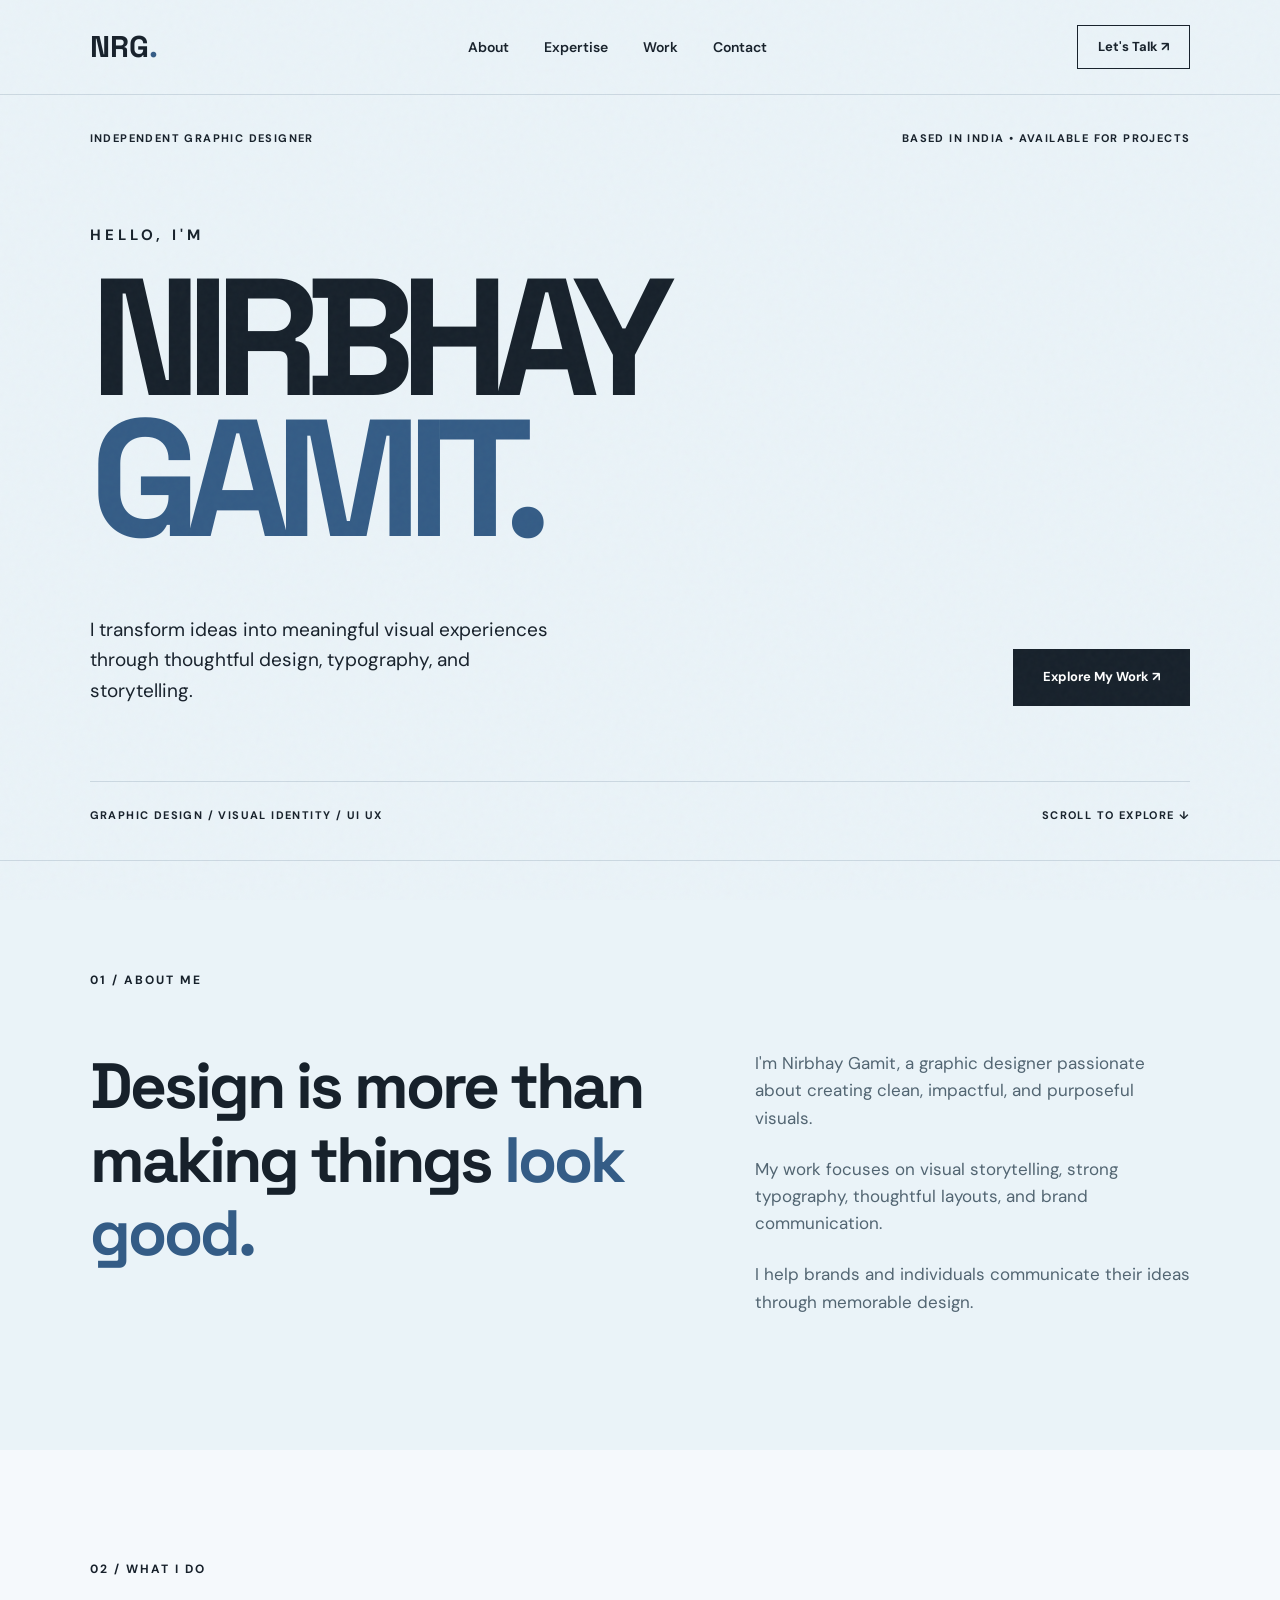
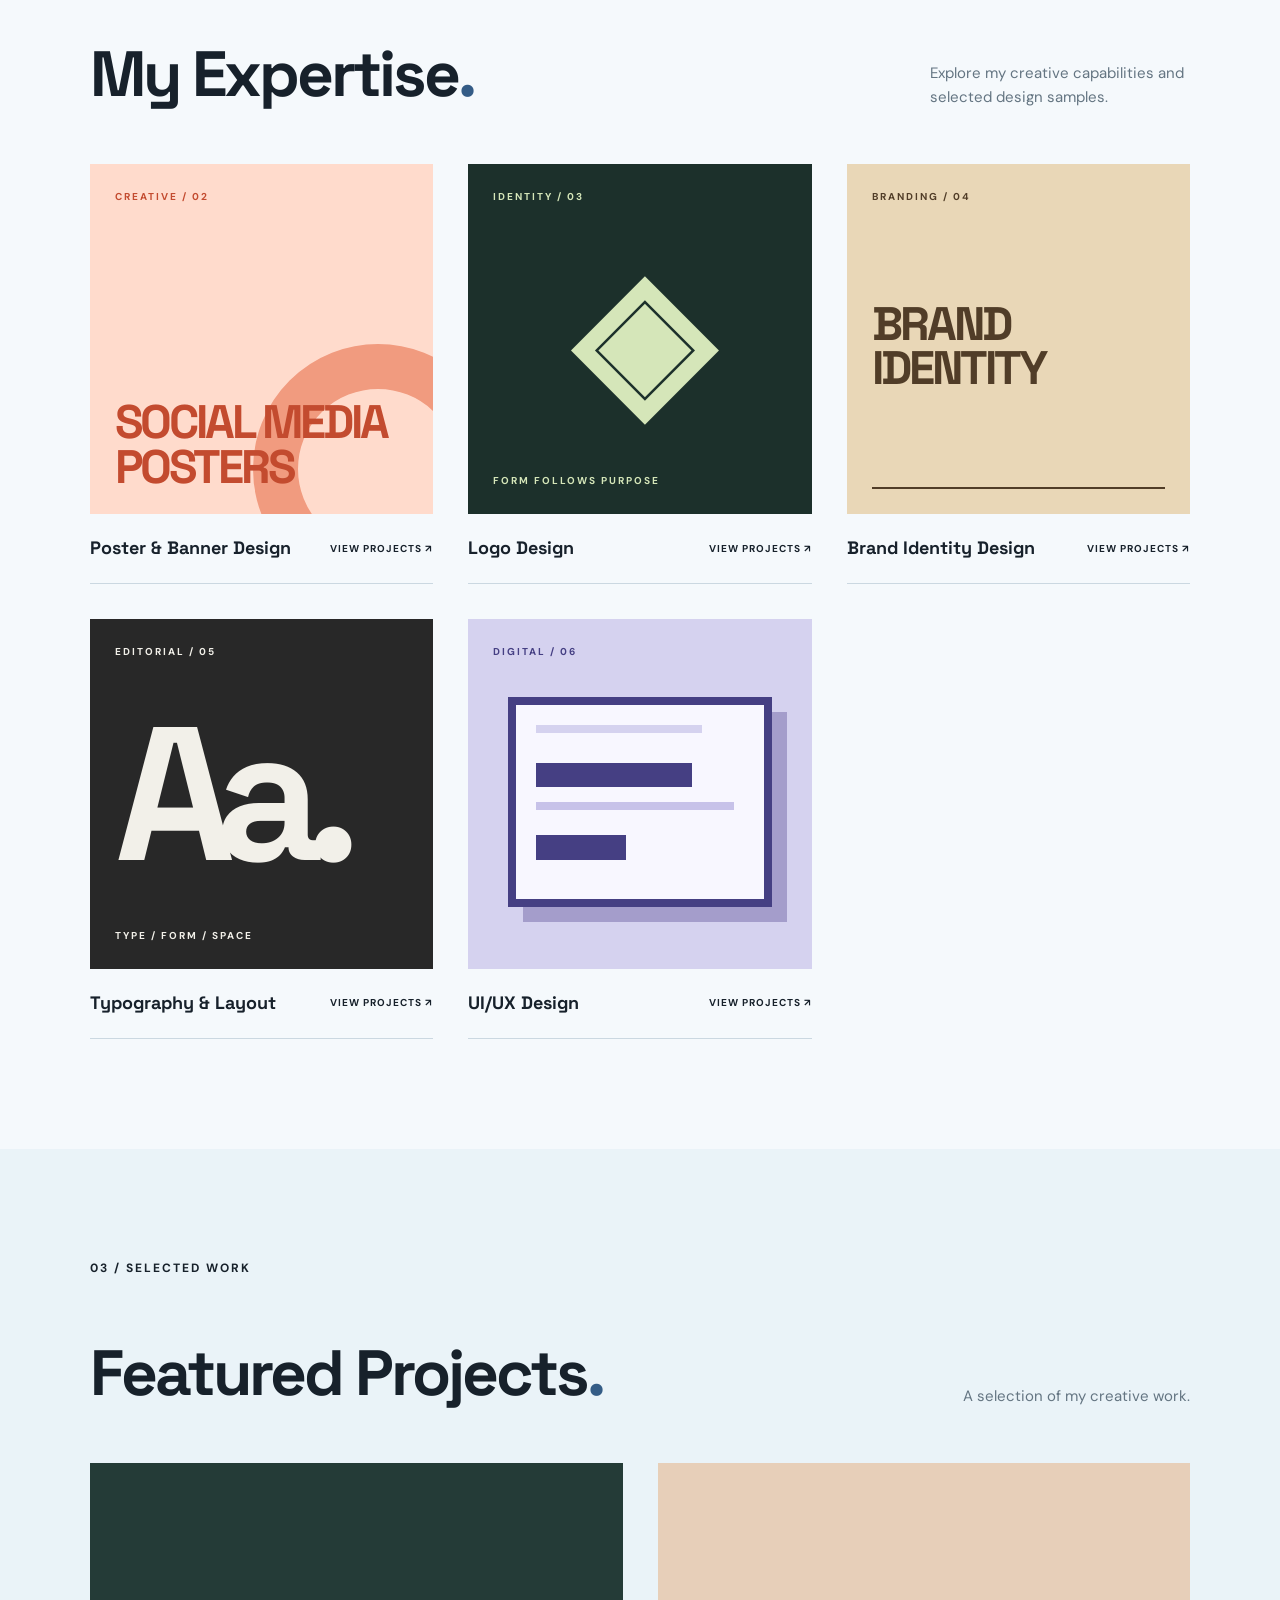
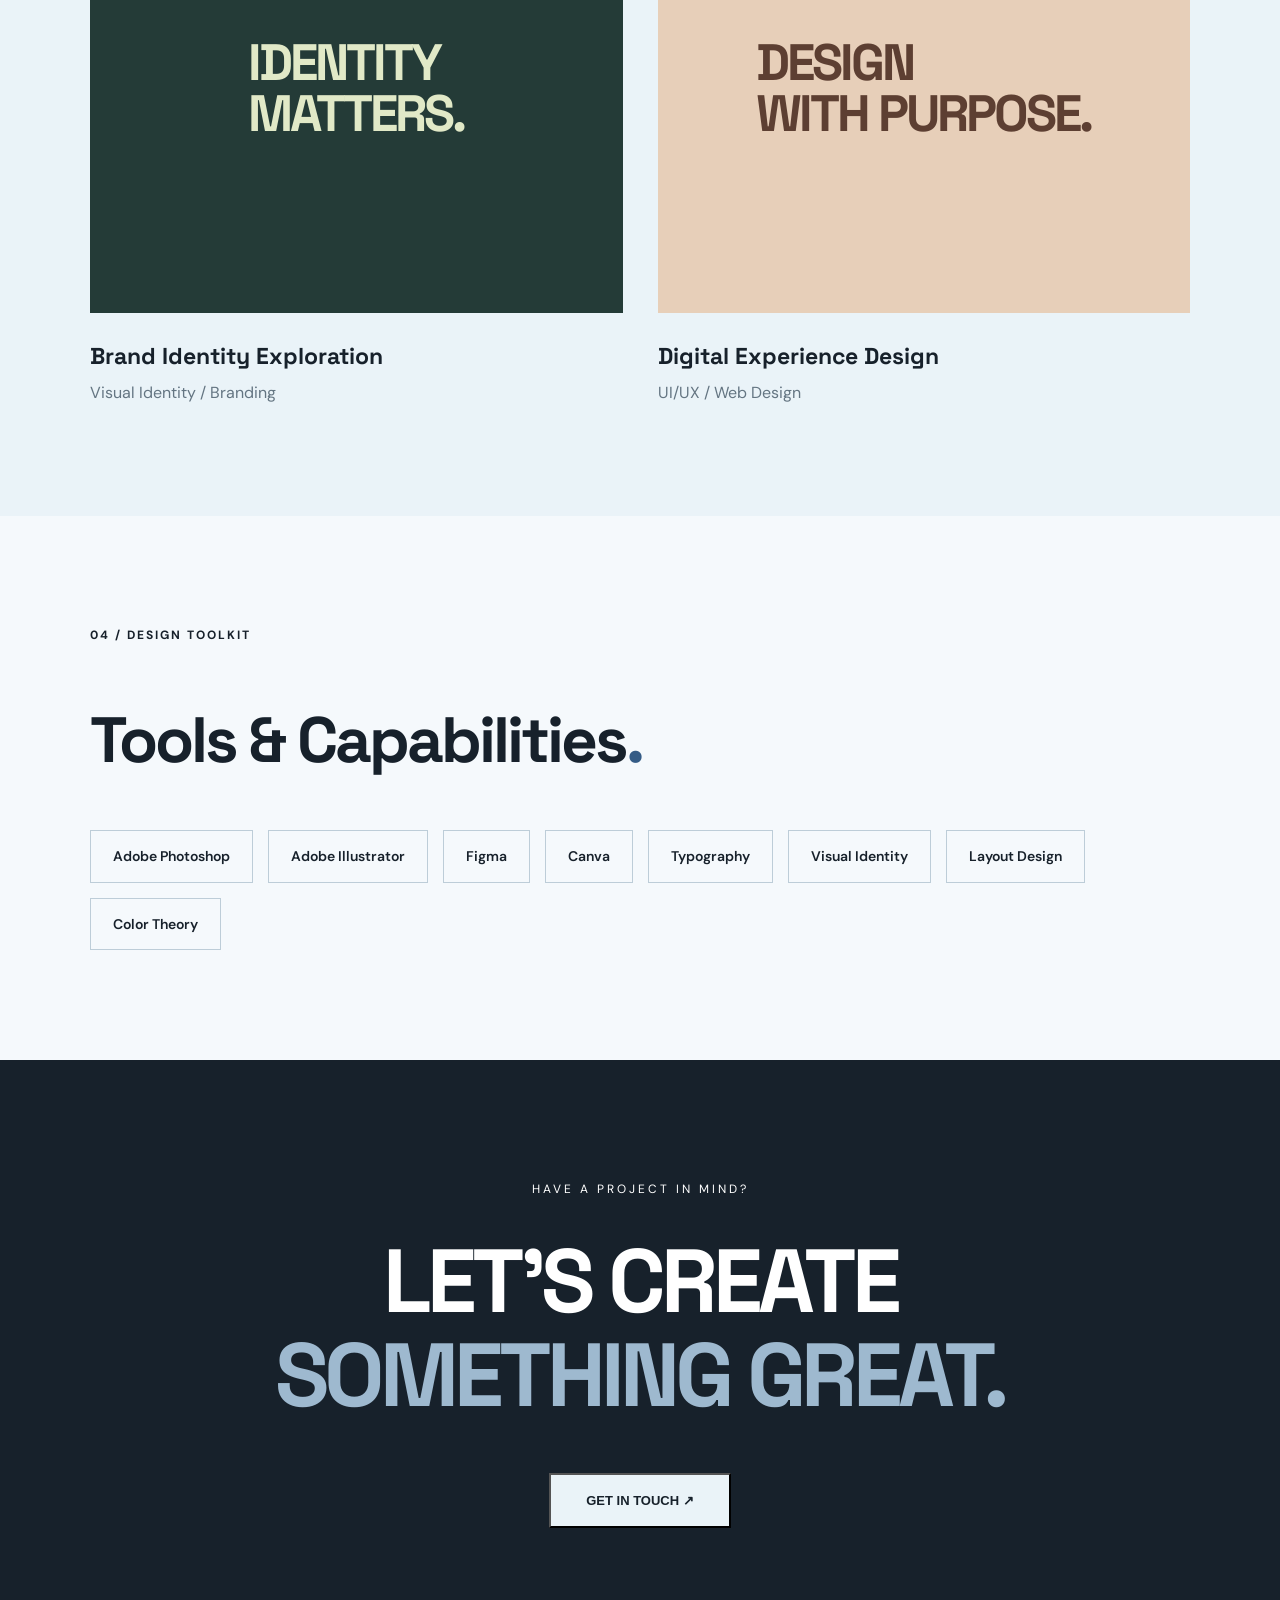
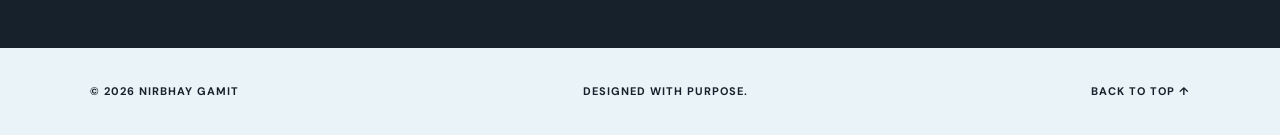
<file: index.html>
<!DOCTYPE html>
<html lang="en">

<head>
    <meta charset="UTF-8">
    <meta name="viewport"
          content="width=device-width, initial-scale=1.0">

    <title>Nirbhay Gamit | Graphic Designer</title>

    <meta name="description"
          content="Portfolio of Nirbhay Gamit, a graphic designer specializing in visual identity, social media design, typography and UI/UX.">

    <link rel="stylesheet" href="style.css">

    <link href="https://fonts.googleapis.com/css2?family=DM+Sans:wght@400;500;600;700&family=Space+Grotesk:wght@400;500;600;700&display=swap"
          rel="stylesheet">
</head>

<body>

    <!-- NAVIGATION -->

    <header class="navbar">

        <a href="index.html" class="logo">NRG<span>.</span></a>

        <nav>
            <a href="#about">About</a>
            <a href="#skills">Expertise</a>
            <a href="#work">Work</a>
            <a href="#contact">Contact</a>
        </nav>

        <a href="mailto:thenrgfx@gmail.com" class="nav-btn">
            Let's Talk ↗
        </a>

    </header>


    <!-- HERO -->

    <section class="hero">

        <div class="hero-top">
            <span>INDEPENDENT GRAPHIC DESIGNER</span>
            <span>BASED IN INDIA • AVAILABLE FOR PROJECTS</span>
        </div>

        <div class="hero-content">

            <p class="eyebrow">HELLO, I'M</p>

            <h1>
                NIRBHAY<br>
                <span>GAMIT.</span>
            </h1>

            <div class="hero-bottom">

                <p>
                    I transform ideas into meaningful
                    visual experiences through thoughtful
                    design, typography, and storytelling.
                </p>

                <a href="#skills" class="primary-btn">
                    Explore My Work ↗
                </a>

            </div>

        </div>

        <div class="hero-footer">
            <span>GRAPHIC DESIGN / VISUAL IDENTITY / UI UX</span>
            <span>SCROLL TO EXPLORE ↓</span>
        </div>

    </section>


    <!-- ABOUT -->

    <section id="about" class="section about">

        <div class="section-label">
            <span>01 / ABOUT ME</span>
        </div>

        <div class="about-content">

            <h2>
                Design is more than
                making things
                <em>look good.</em>
            </h2>

            <div class="about-description">

                <p>
                    I'm Nirbhay Gamit, a graphic designer
                    passionate about creating clean,
                    impactful, and purposeful visuals.
                </p>

                <p>
                    My work focuses on visual storytelling,
                    strong typography, thoughtful layouts,
                    and brand communication.
                </p>

                <p>
                    I help brands and individuals communicate
                    their ideas through memorable design.
                </p>

            </div>

        </div>

    </section>


    <!-- SKILLS -->

    <section id="skills" class="section skills">

        <div class="section-label">
            <span>02 / WHAT I DO</span>
        </div>

        <div class="section-heading">

            <h2>My Expertise<span>.</span></h2>

            <p>
                Explore my creative capabilities
                and selected design samples.
            </p>

        </div>

        <div class="skills-grid">


            <a href="portfolio.html?category=posters"
               class="skill-card">

                <div class="skill-visual visual-poster">
                    <span class="poster-small">CREATIVE / 02</span>
                    <strong>SOCIAL MEDIA <br>POSTERS</strong> 
                    <span class="poster-circle"></span>
                </div>

                <div class="skill-info">
                    <h3>Poster & Banner Design</h3>
                    <span>VIEW PROJECTS ↗</span>
                </div>

            </a>


            <a href="portfolio.html?category=logos"
               class="skill-card">

                <div class="skill-visual visual-logo">
                    <span class="poster-small">IDENTITY / 03</span>
                    <strong>◈</strong>
                    <span class="poster-bottom">FORM FOLLOWS PURPOSE</span>
                </div>

                <div class="skill-info">
                    <h3>Logo Design</h3>
                    <span>VIEW PROJECTS ↗</span>
                </div>

            </a>


            <a href="portfolio.html?category=branding"
               class="skill-card">

                <div class="skill-visual visual-brand">
                    <span class="poster-small">BRANDING / 04</span>
                    <strong>BRAND<br>IDENTITY</strong>
                    <span class="brand-line"></span>
                </div>

                <div class="skill-info">
                    <h3>Brand Identity Design</h3>
                    <span>VIEW PROJECTS ↗</span>
                </div>

            </a>


            <a href="portfolio.html?category=typography"
               class="skill-card">

                <div class="skill-visual visual-type">
                    <span class="poster-small">EDITORIAL / 05</span>
                    <strong>Aa.</strong>
                    <span class="poster-bottom">TYPE / FORM / SPACE</span>
                </div>

                <div class="skill-info">
                    <h3>Typography & Layout</h3>
                    <span>VIEW PROJECTS ↗</span>
                </div>

            </a>


            <a href="portfolio.html?category=uiux"
               class="skill-card">

                <div class="skill-visual visual-ui">
                    <span class="poster-small">DIGITAL / 06</span>

                    <div class="mock-window">
                        <div class="mock-nav"></div>
                        <div class="mock-title"></div>
                        <div class="mock-line"></div>
                        <div class="mock-button"></div>
                    </div>

                </div>

                <div class="skill-info">
                    <h3>UI/UX Design</h3>
                    <span>VIEW PROJECTS ↗</span>
                </div>

            </a>

        </div>

    </section>


    <!-- SELECTED WORK -->

    <section id="work" class="section work">

        <div class="section-label">
            <span>03 / SELECTED WORK</span>
        </div>

        <div class="section-heading">
            <h2>Featured Projects<span>.</span></h2>
            <p>A selection of my creative work.</p>
        </div>

        <div class="featured-grid">

            <a href="portfolio.html?category=branding"
               class="featured-card">

                <div class="featured-art featured-one">
                    <span>IDENTITY<br>MATTERS.</span>
                </div>

                <h3>Brand Identity Exploration</h3>
                <p>Visual Identity / Branding</p>

            </a>

            <a href="portfolio.html?category=uiux"
               class="featured-card">

                <div class="featured-art featured-two">
                    <span>DESIGN<br>WITH PURPOSE.</span>
                </div>

                <h3>Digital Experience Design</h3>
                <p>UI/UX / Web Design</p>

            </a>

        </div>

    </section>


    <!-- TOOLS -->

    <section class="section tools">

        <div class="section-label">
            <span>04 / DESIGN TOOLKIT</span>
        </div>

        <div class="section-heading">
            <h2>Tools & Capabilities<span>.</span></h2>
        </div>

        <div class="tool-list">

            <span>Adobe Photoshop</span>
            <span>Adobe Illustrator</span>
            <span>Figma</span>
            <span>Canva</span>
            <span>Typography</span>
            <span>Visual Identity</span>
            <span>Layout Design</span>
            <span>Color Theory</span>

        </div>

    </section>


    <!-- CONTACT -->

    <section id="contact" class="contact">
  <p>HAVE A PROJECT IN MIND?</p>
  <h2>LET'S CREATE<br><span>SOMETHING GREAT.</span></h2>
  
  <!-- Changed anchor tag to a button -->
  <button id="open-contact-modal" class="contact-btn">GET IN TOUCH ↗</button>

  <!-- Contact Details & WhatsApp Modal Popup -->
  <div id="contact-modal" class="contact-modal" style="display: none;">
    <div class="modal-content">
      <span id="close-modal" class="close-btn">&times;</span>
      <h3>Get in Touch</h3>
      <p class="modal-sub">Let's talk about your project.</p>
      
      <div class="contact-options">
        <!-- Email Option -->
        <a href="mailto:nirbhaygamit@gmail.com" class="contact-option-card">
          <span>📧 Email Me</span>
          <strong>nirbhaygamit@gmail.com</strong>
        </a>

        <!-- WhatsApp Option (Replace 919876543210 with your country code and WhatsApp phone number) -->
        <a href="https://wa.me/919876543210?text=Hi%20Nirbhay,%20I%20want%20to%20discuss%20a%20design%20project." target="_blank" class="contact-option-card whatsapp-card">
          <span>💬 Chat on WhatsApp</span>
          <strong>+91 9099469237 - DM </strong>
        </a>
      </div>
    </div>
  </div>
</section>


    <!-- FOOTER -->

    <footer>

        <span>© <span id="year"></span> NIRBHAY GAMIT</span>

        <span>DESIGNED WITH PURPOSE.</span>

        <a href="#top">BACK TO TOP ↑</a>

    </footer>

    <script src="script.js"></script>

</body>
</html>
</file>
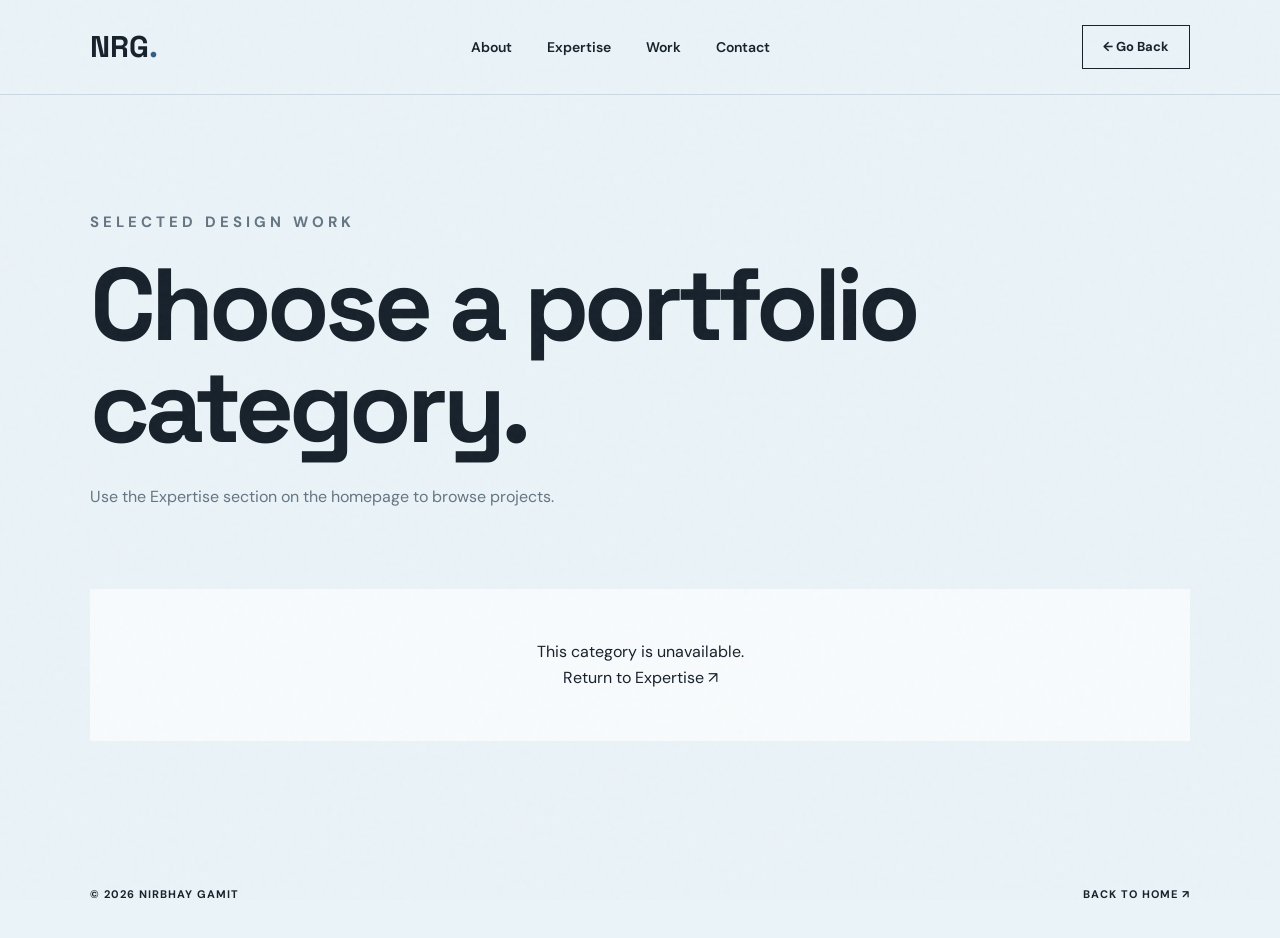
<file: portfolio.html>
<!DOCTYPE html>
<html lang="en">
<head>
  <meta charset="UTF-8">
  <meta name="viewport" content="width=device-width, initial-scale=1.0">
  <title>Projects | Nirbhay Gamit</title>
  <link rel="stylesheet" href="style.css">
  <link href="https://fonts.googleapis.com/css2?family=DM+Sans:wght@400;500;600;700&family=Space+Grotesk:wght@400;500;600;700&display=swap" rel="stylesheet">
</head>
<body id="top">
  <header class="navbar">
    <a href="index.html" class="logo">NRG<span>.</span></a>
    <nav>
      <a href="index.html#about">About</a>
      <a href="index.html#skills">Expertise</a>
      <a href="index.html#work">Work</a>
      <a href="index.html#contact">Contact</a>
    </nav>
    <a href="index.html#skills" class="nav-btn">← Go Back</a>
  </header>

  <main>
    <section class="portfolio-header">
      <p class="eyebrow">SELECTED DESIGN WORK</p>
      <h1 id="category-title">My Projects.</h1>
      <p id="category-description">Explore selected projects.</p>
    </section>

    <!-- Project items will be injected dynamically via script.js -->
    <section class="project-grid" id="project-container" aria-live="polite"></section>
  </main>

  <footer>
    <span>© <span id="year"></span> NIRBHAY GAMIT</span>
    <a href="index.html">BACK TO HOME ↗</a>
  </footer>

  <script src="script.js"></script>
</body>
</html>
</file>
<file: style.css>
/* RESET */

* {
    margin: 0;
    padding: 0;
    box-sizing: border-box;
}

html {
    scroll-behavior: smooth;
}

body {
    font-family: 'DM Sans', sans-serif;
    background-color: #EAF3F8;
    color: #17212B;
    line-height: 1.6;
    overflow-x: hidden;
}

/* PAPER TEXTURE */

body::before {
    content: "";
    position: fixed;
    inset: 0;

    background-image:
        url("data:image/svg+xml,%3Csvg viewBox='0 0 180 180' xmlns='http://www.w3.org/2000/svg'%3E%3Cfilter id='n'%3E%3CfeTurbulence type='fractalNoise' baseFrequency='.85' numOctaves='3' stitchTiles='stitch'/%3E%3C/filter%3E%3Crect width='100%25' height='100%25' filter='url(%23n)' opacity='.18'/%3E%3C/svg%3E");

    opacity: 0.16;
    pointer-events: none;
    z-index: 100;
}

a {
    text-decoration: none;
    color: inherit;
}

h1, h2, h3 {
    font-family: 'Space Grotesk', sans-serif;
}

::selection {
    background: #345C86;
    color: white;
}

/* NAVIGATION */

.navbar {
    height: 95px;
    padding: 0 7%;

    display: flex;
    align-items: center;
    justify-content: space-between;

    border-bottom: 1px solid #cbd8e1;
}

.logo {
    font-family: 'Space Grotesk';
    font-size: 30px;
    font-weight: 700;
}

.logo span,
.section-heading h2 span {
    color: #345C86;
}

nav {
    display: flex;
    gap: 35px;
}

nav a {
    font-size: 14px;
    font-weight: 600;
    transition: color 0.3s;
}

nav a:hover {
    color: #345C86;
}

.nav-btn {
    border: 1px solid #17212B;
    padding: 11px 20px;
    font-size: 13px;
    font-weight: 700;
    transition: 0.3s;
}

.nav-btn:hover {
    background: #17212B;
    color: white;
}

/* HERO */

.hero {
    min-height: 85vh;
    padding: 35px 7%;

    display: flex;
    flex-direction: column;
    justify-content: space-between;
}

.hero-top,
.hero-footer {
    display: flex;
    justify-content: space-between;

    font-size: 11px;
    font-weight: 700;
    letter-spacing: 1.4px;
}

.hero-content {
    padding: 75px 0;
}

.eyebrow {
    font-size: 15px;
    font-weight: 700;
    letter-spacing: 4px;
    margin-bottom: 20px;
}

.hero h1 {
    font-size: clamp(70px, 13vw, 190px);
    line-height: 0.85;
    letter-spacing: -0.09em;
    font-weight: 700;
}

.hero h1 span {
    color: #345C86;
}

.hero-bottom {
    margin-top: 65px;

    display: flex;
    justify-content: space-between;
    align-items: flex-end;
    gap: 40px;
}

.hero-bottom p {
    max-width: 460px;
    font-size: 19px;
    line-height: 1.6;
}

.primary-btn {
    background: #17212B;
    color: white;

    padding: 18px 30px;
    font-size: 13px;
    font-weight: 700;
    white-space: nowrap;

    transition: 0.3s;
}

.primary-btn:hover {
    background: #345C86;
    transform: translateY(-4px);
}

.hero-footer {
    padding-top: 25px;
    border-top: 1px solid #cbd8e1;
}

/* GENERAL SECTIONS */

.section {
    padding: 110px 7%;
}

.section-label {
    font-size: 12px;
    font-weight: 700;
    letter-spacing: 2px;
    margin-bottom: 60px;
}

.section-heading {
    display: flex;
    align-items: flex-end;
    justify-content: space-between;
    gap: 30px;
    margin-bottom: 55px;
}

.section-heading h2 {
    font-size: clamp(40px, 5vw, 75px);
    letter-spacing: -3px;
    line-height: 1.1;
}

.section-heading p {
    max-width: 260px;
    color: #647582;
    font-size: 15px;
}

/* ABOUT */

.about {
    border-top: 1px solid #cbd8e1;
}

.about-content {
    display: grid;
    grid-template-columns: 1.3fr 1fr;
    gap: 100px;
}

.about h2 {
    font-size: clamp(38px, 5vw, 72px);
    letter-spacing: -3px;
    line-height: 1.15;
}

.about h2 em {
    color: #345C86;
    font-style: normal;
}

.about-description p {
    font-size: 17px;
    margin-bottom: 24px;
    color: #526572;
}

/* SKILLS */

.skills {
    background: #F5F9FC;
}

.skills-grid {
    display: grid;
    grid-template-columns: repeat(3, 1fr);
    gap: 35px;
}

.skill-card {
    display: block;
}

.skill-visual {
    height: 350px;
    padding: 25px;
    position: relative;
    overflow: hidden;

    display: flex;
    flex-direction: column;
    justify-content: space-between;

    transition: transform 0.4s;
}

.skill-card:hover .skill-visual {
    transform: translateY(-7px);
}

.poster-small,
.poster-bottom {
    font-size: 10px;
    font-weight: 700;
    letter-spacing: 2px;
    position: relative;
    z-index: 2;
}

.skill-visual strong {
    font-family: 'Space Grotesk';
    font-size: 47px;
    line-height: 0.95;
    letter-spacing: -3px;
    position: relative;
    z-index: 2;
}

.skill-info {
    padding: 20px 0;

    display: flex;
    justify-content: space-between;
    align-items: center;
    gap: 12px;

    border-bottom: 1px solid #cbd8e1;
}

.skill-info h3 {
    font-size: 18px;
}

.skill-info span {
    font-size: 10px;
    font-weight: 700;
    letter-spacing: 1px;
    white-space: nowrap;
}

/* INDIVIDUAL SKILL POSTERS */

.visual-social {
    background: #C7D8F4;
    color: #183B76;
}

.poster-decoration {
    position: absolute;
    right: -20px;
    bottom: -70px;
    font-size: 260px;
    line-height: 1;
    opacity: 0.35;
}

.visual-poster {
    background: #FFDBCC;
    color: #C34B2F;
}

.poster-circle {
    position: absolute;
    width: 250px;
    height: 250px;
    border: 45px solid #F19B7F;
    border-radius: 50%;
    right: -70px;
    bottom: -80px;
}

.visual-logo {
    background: #1C302B;
    color: #D5E6B9;
    align-items: center;
}

.visual-logo .poster-small,
.visual-logo .poster-bottom {
    align-self: flex-start;
}

.visual-logo strong {
    font-size: 180px;
    line-height: 1;
}

.visual-brand {
    background: #E9D7B7;
    color: #513D28;
}

.brand-line {
    width: 100%;
    height: 2px;
    background: #513D28;
}

.visual-type {
    background: #282828;
    color: #F2F0E9;
}

.visual-type strong {
    font-size: 190px;
    letter-spacing: -20px;
    line-height: 1;
}

.visual-ui {
    background: #D5D2EF;
    color: #453F83;
}

.mock-window {
    width: 90%;
    height: 210px;
    margin: auto;

    background: #F8F7FF;
    border: 8px solid #453F83;
    padding: 20px;

    box-shadow: 15px 15px 0 #A49DCB;
}

.mock-nav {
    height: 8px;
    width: 80%;
    background: #D5D2EF;
    margin-bottom: 30px;
}

.mock-title {
    width: 75%;
    height: 24px;
    background: #453F83;
    margin-bottom: 15px;
}

.mock-line {
    width: 95%;
    height: 8px;
    background: #C7C2E9;
    margin-bottom: 25px;
}

.mock-button {
    width: 90px;
    height: 25px;
    background: #453F83;
}

/* FEATURED WORK */

.featured-grid {
    display: grid;
    grid-template-columns: 1fr 1fr;
    gap: 35px;
}

.featured-art {
    height: 450px;
    padding: 45px;

    display: flex;
    align-items: center;
    justify-content: center;

    transition: transform 0.3s;
}

.featured-card:hover .featured-art {
    transform: translateY(-5px);
}

.featured-art span {
    font-family: 'Space Grotesk';
    font-size: clamp(35px, 4vw, 65px);
    font-weight: 700;
    line-height: 1;
    letter-spacing: -3px;
}

.featured-one {
    background: #243B37;
    color: #E1E9C7;
}

.featured-two {
    background: #E7CFB9;
    color: #5D3F32;
}

.featured-card h3 {
    font-size: 23px;
    margin-top: 25px;
}

.featured-card p {
    color: #647582;
    margin-top: 5px;
}

/* TOOLS */

.tools {
    background: #F5F9FC;
}

.tool-list {
    display: flex;
    flex-wrap: wrap;
    gap: 15px;
}

.tool-list span {
    padding: 14px 22px;
    border: 1px solid #BDCDD8;

    font-size: 14px;
    font-weight: 600;
    transition: 0.3s;
}

.tool-list span:hover {
    background: #17212B;
    color: white;
}

/* CONTACT */

.contact {
    background: #17212B;
    color: white;
    text-align: center;
    padding: 120px 7%;
}

.contact p {
    font-size: 12px;
    letter-spacing: 3px;
    margin-bottom: 35px;
}

.contact h2 {
    font-size: clamp(45px, 7vw, 110px);
    letter-spacing: -5px;
    line-height: 1.05;
}

.contact h2 span {
    color: #9EB9CF;
}

.contact-btn {
    display: inline-block;
    background: #EAF3F8;
    color: #17212B;

    padding: 18px 35px;
    margin-top: 50px;

    font-size: 13px;
    font-weight: 700;
    transition: 0.3s;
}

.contact-btn:hover {
    background: #9EB9CF;
}

/* FOOTER */

footer {
    padding: 35px 7%;
    display: flex;
    justify-content: space-between;
    gap: 20px;

    font-size: 11px;
    font-weight: 700;
    letter-spacing: 1px;
}

/* PORTFOLIO DETAIL PAGE */

.portfolio-header {
    padding: 90px 7% 50px;
}

.portfolio-header h1 {
    font-size: clamp(48px, 8vw, 110px);
    letter-spacing: -5px;
    line-height: 1;
}

.portfolio-header p {
    margin-top: 25px;
    color: #647582;
    max-width: 550px;
}

.project-grid {
    padding: 30px 7% 110px;

    display: grid;
    grid-template-columns: repeat(2, 1fr);
    gap: 35px;
}

.project-item {
    background: #F8FBFD;
    padding: 15px;
}

.project-item img {
  width: 100%;
  height: 380px; /* Controls the box height */
  display: block;
  object-fit: contain; /* Shows the full poster without cropping or zooming */
  object-position: center;
  background: #F0F4F8; /* Optional: adds a neat background if the poster aspect ratio leaves side gaps */
}

.project-item h3 {
    margin: 15px 0 5px;
}

.project-item p {
    color: #647582;
    font-size: 14px;
}

.empty-state {
    grid-column: 1 / -1;
    padding: 50px;
    background: #F8FBFD;
    text-align: center;
}

/* RESPONSIVE */

@media (max-width: 1000px) {

    .skills-grid {
        grid-template-columns: repeat(2, 1fr);
    }

    .about-content {
        gap: 40px;
    }

}

@media (max-width: 700px) {

    .navbar {
        height: auto;
        min-height: 80px;
        padding: 18px 5%;
        flex-wrap: wrap;
        gap: 15px;
    }

    nav {
        order: 3;
        width: 100%;
        justify-content: space-between;
        gap: 12px;
    }

    nav a {
        font-size: 12px;
    }

    .nav-btn {
        padding: 9px 12px;
        font-size: 11px;
    }

    .hero {
        min-height: 75vh;
        padding: 30px 5%;
    }

    .hero-top span:last-child,
    .hero-footer span:first-child {
        display: none;
    }

    .hero-content {
        padding: 70px 0;
    }

    .hero h1 {
        font-size: clamp(57px, 14vw, 100px);
    }

    .hero-bottom {
        flex-direction: column;
        align-items: flex-start;
        margin-top: 45px;
    }

    .hero-bottom p {
        font-size: 16px;
    }

    .section {
        padding: 75px 5%;
    }

    .section-label {
        margin-bottom: 40px;
    }

    .section-heading {
        flex-direction: column;
        align-items: flex-start;
    }

    .about-content,
    .skills-grid,
    .featured-grid,
    .project-grid {
        grid-template-columns: 1fr;
    }

    .about h2 {
        font-size: 43px;
    }

    .skill-visual {
        height: 350px;
    }

    .featured-art {
        height: 350px;
    }

    .contact {
        padding: 90px 5%;
    }

    .contact h2 {
        font-size: 45px;
        letter-spacing: -2px;
    }

    footer {
        flex-wrap: wrap;
        padding: 30px 5%;
    }

    .portfolio-header {
        padding: 65px 5% 35px;
    }

    .project-grid {
        padding: 25px 5% 80px;
       
    }

}

@media (prefers-reduced-motion: reduce) {
    html {
        scroll-behavior: auto;
    }

    *,
    *::before,
    *::after {
        transition-duration: 0.01ms !important;
        animation-duration: 0.01ms !important;
    }
}








/* CONTACT MODAL POPUP */
.contact-modal {
  position: fixed;
  inset: 0;
  background: rgba(23, 33, 43, 0.85);
  display: flex;
  align-items: center;
  justify-content: center;
  z-index: 1000;
  padding: 20px;
}

.modal-content {
  background: #EAF3F8;
  color: #17212B;
  padding: 40px;
  width: 100%;
  max-width: 450px;
  border-radius: 4px;
  position: relative;
  text-align: left;
  box-shadow: 0 20px 40px rgba(0,0,0,0.3);
}

.close-btn {
  position: absolute;
  top: 15px;
  right: 20px;
  font-size: 28px;
  font-weight: bold;
  cursor: pointer;
  color: #17212B;
}

.close-btn:hover {
  color: #345C86;
}

.modal-content h3 {
  font-size: 28px;
  font-family: 'Space Grotesk', sans-serif;
  margin-bottom: 5px;
}

.modal-sub {
  color: #647582;
  font-size: 14px;
  margin-bottom: 25px;
}

.contact-options {
  display: flex;
  flex-direction: column;
  gap: 15px;
}

.contact-option-card {
  display: flex;
  flex-direction: column;
  padding: 16px 20px;
  background: white;
  border: 1px solid #CBD8E1;
  border-radius: 4px;
  transition: 0.3s;
}

.contact-option-card span {
  font-size: 12px;
  font-weight: 700;
  color: #647582;
  margin-bottom: 4px;
  letter-spacing: 1px;
}

.contact-option-card strong {
  font-size: 16px;
  color: #17212B;
}

.contact-option-card:hover {
  border-color: #345C86;
  transform: translateY(-2px);
}

.whatsapp-card:hover {
  border-color: #25D366;
}
</file>
